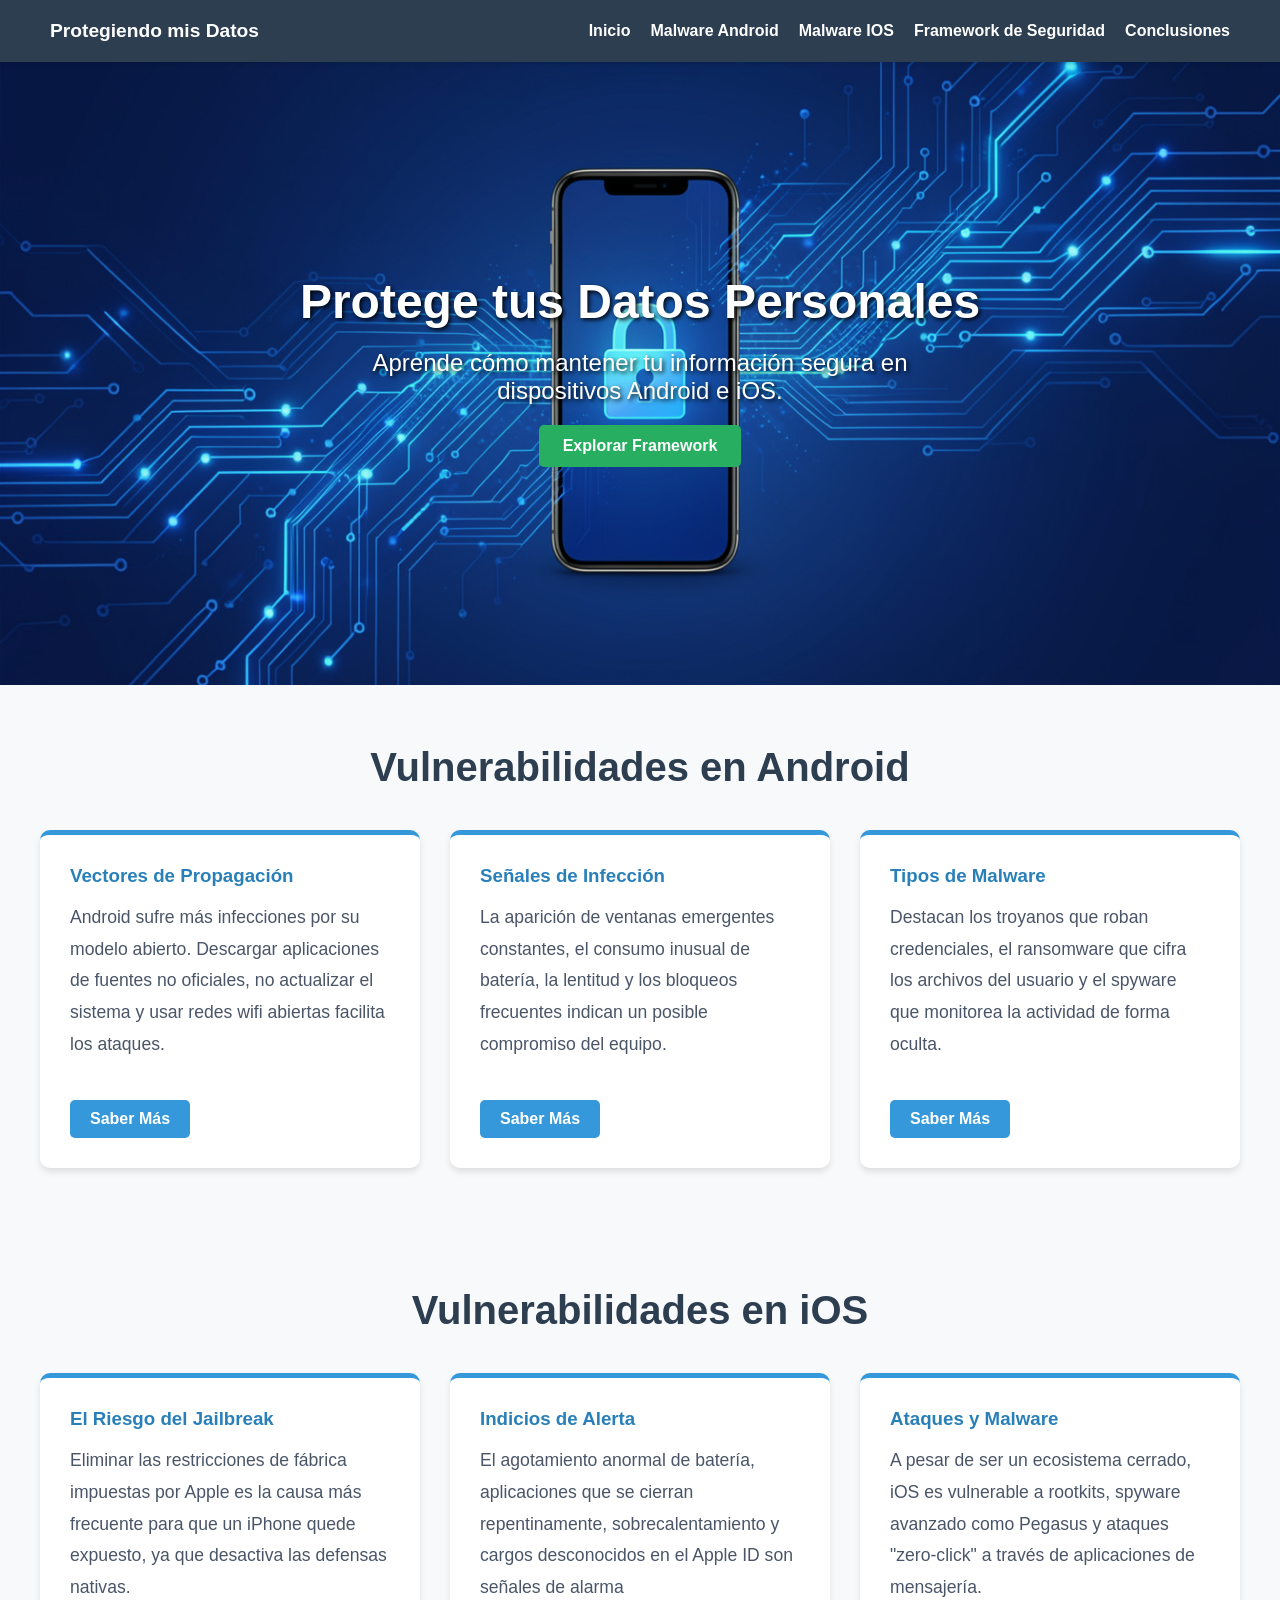
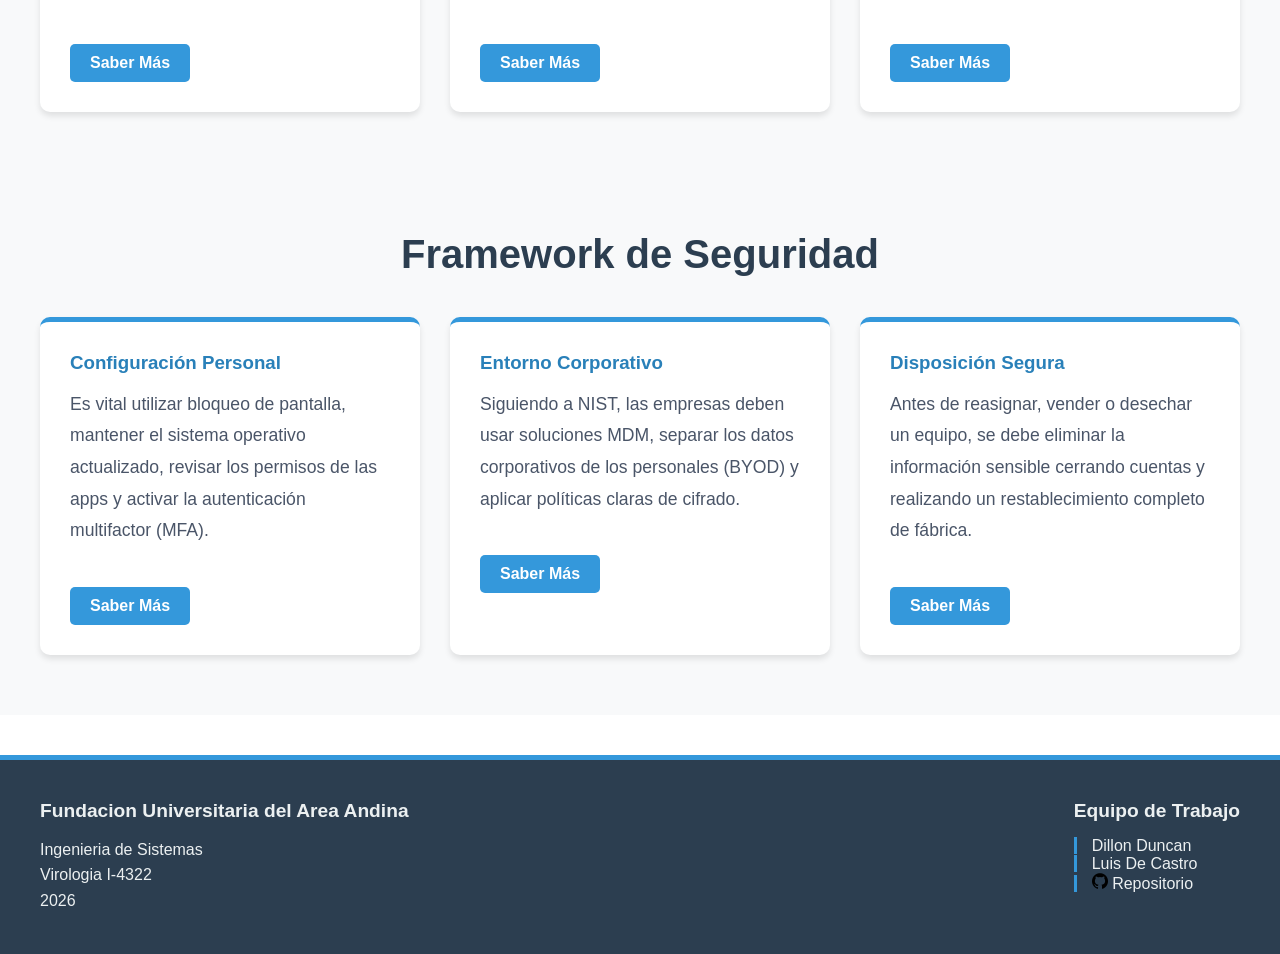
<file: Index.html>
<!DOCTYPE html>
<html lang="en">

<head>
    <meta charset="UTF-8">
    <meta name="viewport" content="width=device-width, initial-scale=1.0">
    <title>Wiki: Protegiendo mis Datos</title>
    <link rel="icon" href="Static/icono-escudo.ico" type="image/x-icon">
    <link rel="stylesheet" href="style.css">
</head>

<body>
    <div id="content-menu"></div>
    <main>
        <section id="inicio" class="hero">
            <div class="hero-content">
                <h1>Protege tus Datos Personales</h1>
                <p>Aprende cómo mantener tu información segura en dispositivos Android e iOS.</p>
                <a href="framework.html" class="btn-accion">Explorar Framework</a>
            </div>
        </section>
        <section id="android" class="info-section">
            <div class="content">
                <h2>Vulnerabilidades en Android</h2>
                <div class="info-cards">
                    <div class="card">
                        <h3>Vectores de Propagación</h3>
                        <p>
                            Android sufre más infecciones por su modelo abierto. Descargar aplicaciones de
                            fuentes no oficiales, no actualizar el sistema y usar redes wifi abiertas facilita los
                            ataques.
                        </p>
                        <a href="android.html" class="btn-accion">Saber Más</a>
                    </div>
                    <div class="card">
                        <h3>Señales de Infección</h3>
                        <p>
                            La aparición de ventanas emergentes constantes, el consumo inusual de batería, la lentitud y
                            los bloqueos frecuentes indican un posible compromiso del equipo.
                        </p>
                        <a href="android.html" class="btn-accion">Saber Más</a>
                    </div>
                    <div class="card">
                        <h3>Tipos de Malware</h3>
                        <p>
                            Destacan los troyanos que roban credenciales, el ransomware que cifra los archivos del
                            usuario y el spyware que monitorea la actividad de forma oculta.
                        </p>
                        <a href="android.html" class="btn-accion">Saber Más</a>
                    </div>
                </div>
            </div>
        </section>
        <section id="ios" class="info-section">
            <div class="content">
                <h2>Vulnerabilidades en iOS</h2>
                <div class="info-cards">
                    <div class="card">
                        <h3>El Riesgo del Jailbreak</h3>
                        <p>
                            Eliminar las restricciones de fábrica impuestas por Apple es la causa más frecuente para que
                            un iPhone quede expuesto, ya que desactiva las defensas nativas.
                        </p>
                        <a href="ios.html" class="btn-accion">Saber Más</a>
                    </div>
                    <div class="card">
                        <h3>Indicios de Alerta </h3>
                        <p>
                            El agotamiento anormal de batería, aplicaciones que se cierran repentinamente,
                            sobrecalentamiento y cargos desconocidos en el Apple ID son señales de alarma
                        </p>
                        <a href="ios.html" class="btn-accion">Saber Más</a>
                    </div>
                    <div class="card">
                        <h3>Ataques y Malware</h3>
                        <p>
                            A pesar de ser un ecosistema cerrado, iOS es vulnerable a rootkits, spyware avanzado como
                            Pegasus y ataques "zero-click" a través de aplicaciones de mensajería.
                        </p>
                        <a href="ios.html" class="btn-accion">Saber Más</a>
                    </div>
                </div>
            </div>
        </section>
        <section id="framework" class="info-section">
            <div class="content">
                <h2>Framework de Seguridad</h2>
                <div class="info-cards">
                    <div class="card">
                        <h3>Configuración Personal</h3>
                        <p>
                            Es vital utilizar bloqueo de pantalla, mantener el sistema operativo actualizado, revisar
                            los permisos de las apps y activar la autenticación multifactor (MFA).
                        </p>
                        <a href="framework.html" class="btn-accion">Saber Más</a>
                    </div>
                    <div class="card">
                        <h3>Entorno Corporativo</h3>
                        <p>
                            Siguiendo a NIST, las empresas deben usar soluciones MDM, separar los datos corporativos de
                            los personales (BYOD) y aplicar políticas claras de cifrado.
                        </p>
                        <a href="framework.html" class="btn-accion">Saber Más</a>
                    </div>
                    <div class="card">
                        <h3>Disposición Segura</h3>
                        <p>
                            Antes de reasignar, vender o desechar un equipo, se debe eliminar la información sensible
                            cerrando cuentas y realizando un restablecimiento completo de fábrica.
                        </p>
                        <a href="framework.html" class="btn-accion">Saber Más</a>
                    </div>
                </div>
            </div>
        </section>
    </main>
    <div id="content-footer"></div>
    <script src="app.js"></script>
</body>

</html>
</file>
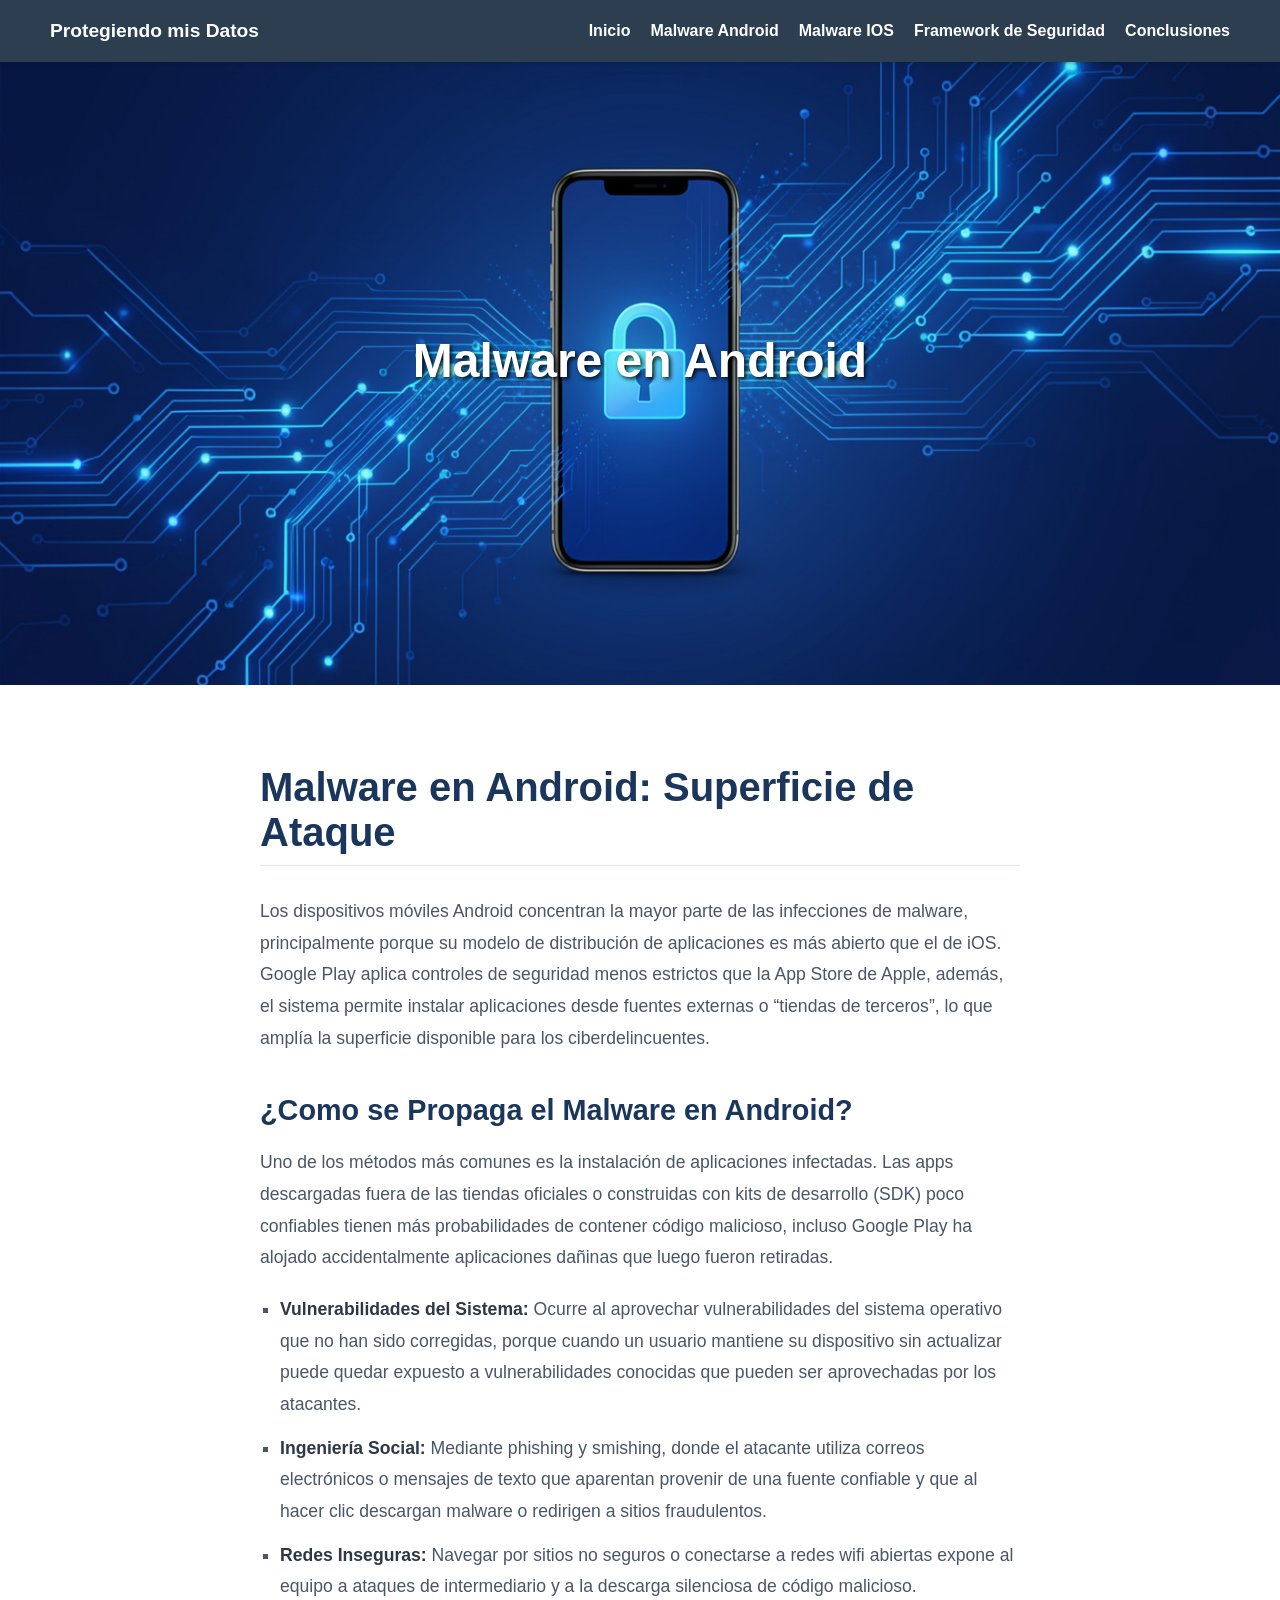
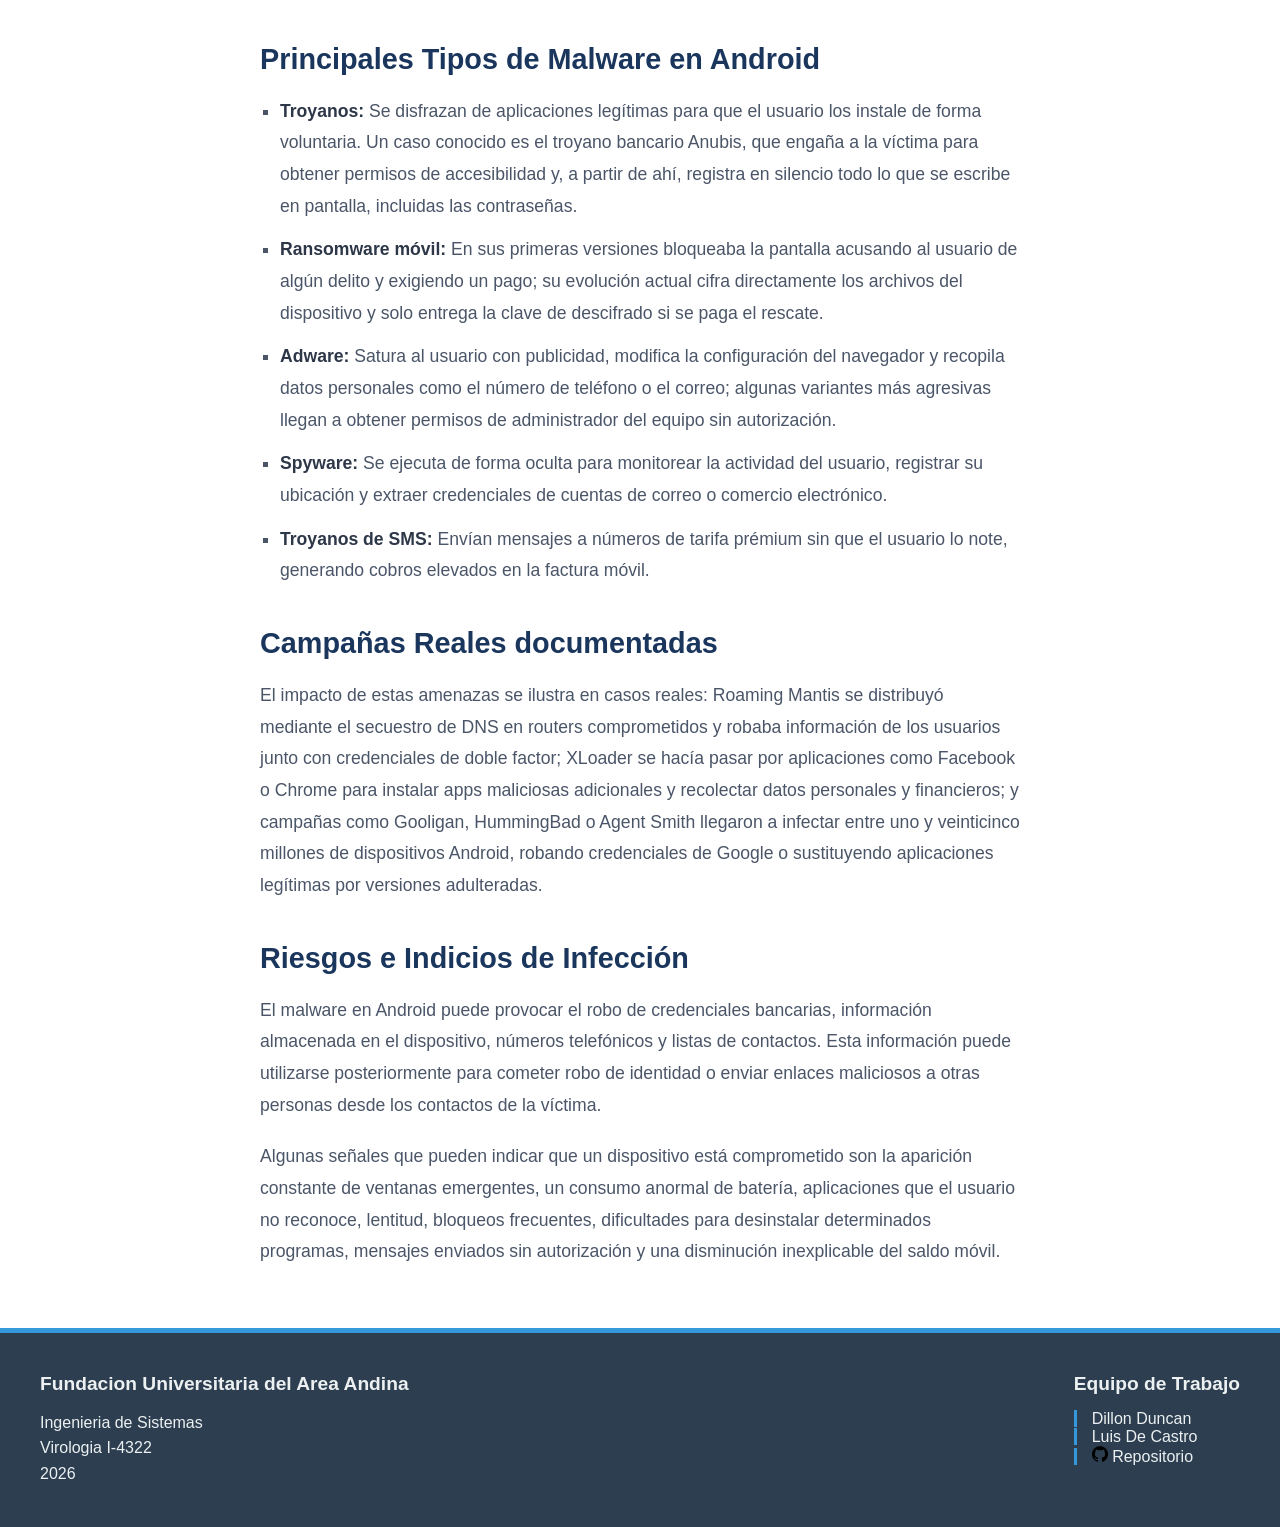
<file: Android.html>
<!DOCTYPE html>
<html lang="en">

<head>
    <meta charset="UTF-8">
    <meta name="viewport" content="width=device-width, initial-scale=1.0">
    <title>Malware en Android - Protegiendo mis Datos</title>
    <link rel="stylesheet" href="style.css">
    <link rel="icon" href="Static/icono-escudo.ico" type="image/x-icon">
</head>

<body>
    <div id="content-menu"></div>
    <section id="android">
        <div class="hero-content">
            <h1>Malware en Android</h1>
        </div>
    </section>
    <main class="articulo-informe">
        <h1>Malware en Android: Superficie de Ataque</h1>
        <p>
            Los dispositivos móviles Android concentran la mayor parte de las infecciones de malware, principalmente
            porque su modelo de distribución
            de aplicaciones es más abierto que el de iOS. Google Play aplica controles de seguridad menos estrictos que
            la App Store de Apple, además,
            el sistema permite instalar aplicaciones desde fuentes externas o “tiendas de terceros”, lo que amplía la
            superficie disponible para los ciberdelincuentes.
        </p>

        <h2>¿Como se Propaga el Malware en Android?</h2>
        <p>
            Uno de los métodos más comunes es la instalación de aplicaciones infectadas. Las apps descargadas fuera de
            las tiendas
            oficiales o construidas con kits de desarrollo (SDK) poco confiables tienen más probabilidades de contener
            código malicioso,
            incluso Google Play ha alojado accidentalmente aplicaciones dañinas que luego fueron retiradas.
        </p>
        <ul>
            <li><strong>Vulnerabilidades del Sistema:</strong> Ocurre al aprovechar vulnerabilidades del sistema
                operativo que no han sido corregidas, porque cuando un usuario mantiene su dispositivo sin actualizar
                puede quedar expuesto a vulnerabilidades conocidas que pueden ser aprovechadas por los atacantes.</li>
            <li><strong>Ingeniería Social:</strong> Mediante phishing y smishing, donde el atacante utiliza correos
                electrónicos o mensajes de texto que aparentan provenir de una fuente confiable y que al hacer clic
                descargan malware o redirigen a sitios fraudulentos.</li>
            <li><strong>Redes Inseguras:</strong> Navegar por sitios no seguros o conectarse a redes wifi abiertas
                expone al equipo a ataques de intermediario y a la descarga silenciosa de código malicioso.</li>
        </ul>

        <h2>Principales Tipos de Malware en Android</h2>
        <ul>
            <li><strong>Troyanos:</strong> Se disfrazan de aplicaciones legítimas para que el usuario los instale de
                forma voluntaria. Un caso conocido es el troyano bancario Anubis, que engaña a la víctima para obtener
                permisos de accesibilidad y, a partir de ahí, registra en silencio todo lo que se escribe en pantalla,
                incluidas las contraseñas.</li>
            <li><strong>Ransomware móvil:</strong> En sus primeras versiones bloqueaba la pantalla acusando al usuario
                de algún delito y exigiendo un pago; su evolución actual cifra directamente los archivos del dispositivo
                y solo entrega la clave de descifrado si se paga el rescate.</li>
            <li><strong>Adware:</strong> Satura al usuario con publicidad, modifica la configuración del navegador y
                recopila datos personales como el número de teléfono o el correo; algunas variantes más agresivas llegan
                a obtener permisos de administrador del equipo sin autorización.</li>
            <li><strong>Spyware:</strong> Se ejecuta de forma oculta para monitorear la actividad del usuario, registrar
                su ubicación y extraer credenciales de cuentas de correo o comercio electrónico.</li>
            <li><strong>Troyanos de SMS:</strong> Envían mensajes a números de tarifa prémium sin que el usuario lo
                note, generando cobros elevados en la factura móvil.</li>
        </ul>

        <h2>Campañas Reales documentadas</h2>
        <p>
            El impacto de estas amenazas se ilustra en casos reales: Roaming Mantis se distribuyó mediante el secuestro
            de DNS en routers
            comprometidos y robaba información de los usuarios junto con credenciales de doble factor; XLoader se hacía
            pasar por aplicaciones
            como Facebook o Chrome para instalar apps maliciosas adicionales y recolectar datos personales y
            financieros; y campañas como Gooligan,
            HummingBad o Agent Smith llegaron a infectar entre uno y veinticinco millones de dispositivos Android,
            robando credenciales de Google o
            sustituyendo aplicaciones legítimas por versiones adulteradas.
        </p>

        <h2>Riesgos e Indicios de Infección</h2>
        <p>
            El malware en Android puede provocar el robo de credenciales bancarias, información almacenada en el
            dispositivo, números telefónicos
            y listas de contactos. Esta información puede utilizarse posteriormente para cometer robo de identidad o
            enviar enlaces maliciosos a otras
            personas desde los contactos de la víctima.</p>

        <p>
            Algunas señales que pueden indicar que un dispositivo está comprometido son la aparición constante de
            ventanas emergentes, un consumo anormal
            de batería, aplicaciones que el usuario no reconoce, lentitud, bloqueos frecuentes, dificultades para
            desinstalar determinados programas, mensajes
            enviados sin autorización y una disminución inexplicable del saldo móvil.
        </p>

    </main>
    <div id="content-footer"></div>
    <script src="app.js"></script>
</body>

</html>
</file>
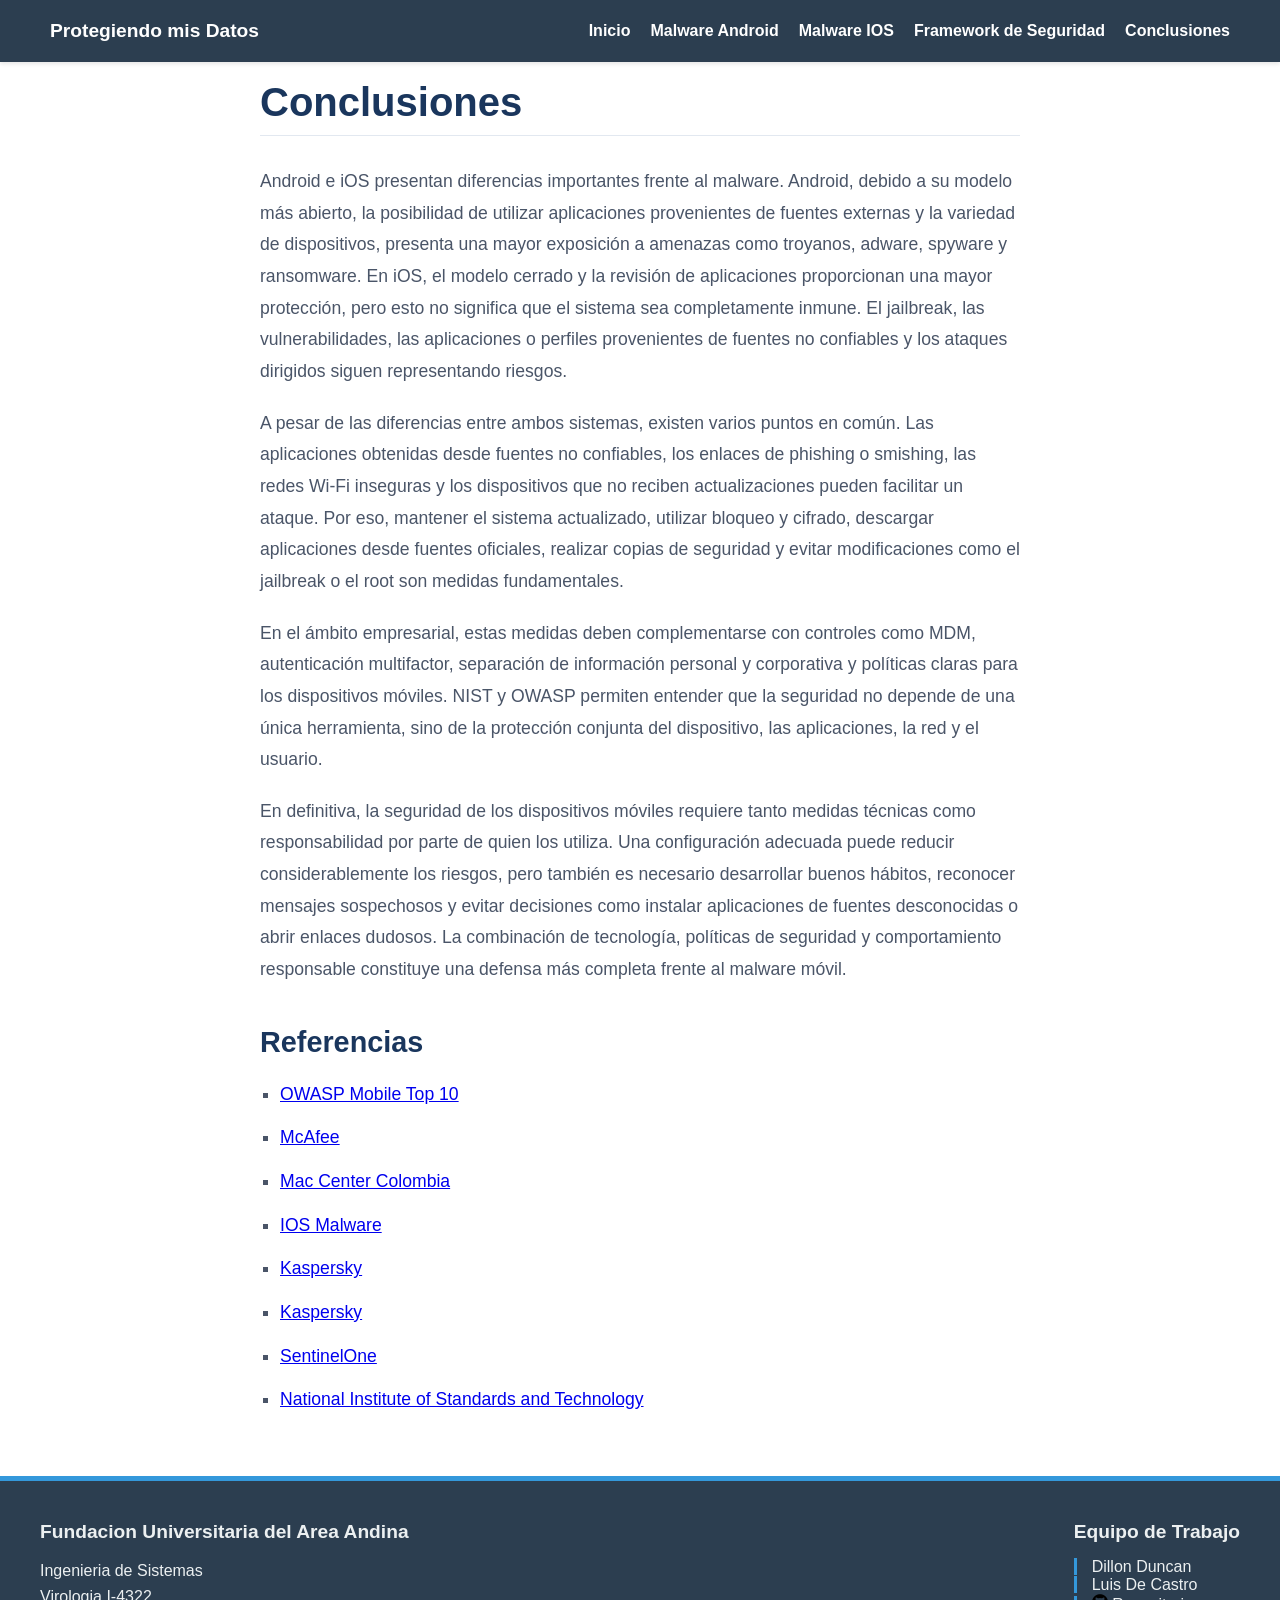
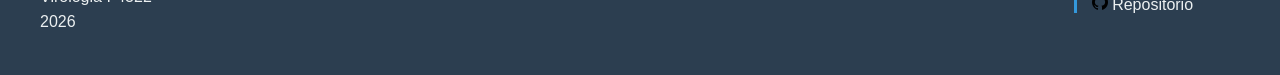
<file: conclusiones.html>
<!DOCTYPE html>
<html lang="en">

<head>
    <meta charset="UTF-8">
    <meta name="viewport" content="width=device-width, initial-scale=1.0">
    <title>Conclusiones</title>
    <link rel="stylesheet" href="style.css">
    <link rel="icon" href="Static/icono-escudo.ico" type="image/x-icon">
</head>

<body>
    <div id="content-menu"></div>
    <main class="articulo-informe">
        <h1>Conclusiones</h1>
        <p>
            Android e iOS presentan diferencias importantes frente al malware. Android, debido a su modelo más abierto,
            la posibilidad de utilizar
            aplicaciones provenientes de fuentes externas y la variedad de dispositivos, presenta una mayor exposición a
            amenazas como troyanos,
            adware, spyware y ransomware. En iOS, el modelo cerrado y la revisión de aplicaciones proporcionan una mayor
            protección, pero esto
            no significa que el sistema sea completamente inmune. El jailbreak, las vulnerabilidades, las aplicaciones o
            perfiles provenientes
            de fuentes no confiables y los ataques dirigidos siguen representando riesgos.
        </p>

        <p>
            A pesar de las diferencias entre ambos sistemas, existen varios puntos en común. Las aplicaciones obtenidas
            desde fuentes no
            confiables, los enlaces de phishing o smishing, las redes Wi-Fi inseguras y los dispositivos que no reciben
            actualizaciones pueden
            facilitar un ataque. Por eso, mantener el sistema actualizado, utilizar bloqueo y cifrado, descargar
            aplicaciones desde fuentes
            oficiales, realizar copias de seguridad y evitar modificaciones como el jailbreak o el root son medidas
            fundamentales.
        </p>

        <p>
            En el ámbito empresarial, estas medidas deben complementarse con controles como MDM, autenticación
            multifactor, separación de información personal y corporativa y políticas claras para los dispositivos
            móviles. NIST y OWASP permiten entender que la seguridad no depende de una única herramienta, sino de la
            protección conjunta del dispositivo, las aplicaciones, la red y el usuario.
        </p>

        <p>
            En definitiva, la seguridad de los dispositivos móviles requiere tanto medidas técnicas como responsabilidad
            por parte de quien los utiliza. Una configuración adecuada puede reducir considerablemente los riesgos, pero
            también es necesario desarrollar buenos hábitos, reconocer mensajes sospechosos y evitar decisiones como
            instalar aplicaciones de fuentes desconocidas o abrir enlaces dudosos. La combinación de tecnología,
            políticas de seguridad y comportamiento responsable constituye una defensa más completa frente al malware
            móvil.
        </p>

        <h2>Referencias</h2>
        <ul>
            <li>
                <a href="https://owasp.org/www-project-mobile-top-10/">OWASP Mobile Top 10</a>
            </li>            
            <li>
                <a
                    href="https://www.mcafee.com/blogs/es-es/tips-tricks/una-guia-para-eliminar-malware-de-tu-iphone/">McAfee</a>
            </li>
            <li>
                <a href="https://mac-center.com/blogs/news/como-saber-si-iphone-tiene-virus">Mac Center Colombia</a>
            </li>
            <li>
                <a href="https://www.cyber.nj.gov/threat-landscape/malware/mobile-malware/ios-malware">IOS Malware</a>
            </li>
            <li>
                <a
                    href="https://latam.kaspersky.com/resource-center/preemptive-safety/avoid-android-malware">Kaspersky</a>
            </li>
            <li>
                <a href="https://latam.kaspersky.com/resource-center/threats/mobile">Kaspersky</a>
            </li>
            <li>
                <a
                    href="https://www.sentinelone.com/es/cybersecurity-101/endpoint-security/mobile-malware/">SentinelOne</a>
            </li>
            <li>
                <a href="https://doi.org/10.6028/NIST.SP.800-124r2">National Institute of Standards and Technology</a>
            </li>

        </ul>
    </main>
    <div id="content-footer"></div>
    <script src="app.js"></script>
</body>

</html>
</file>
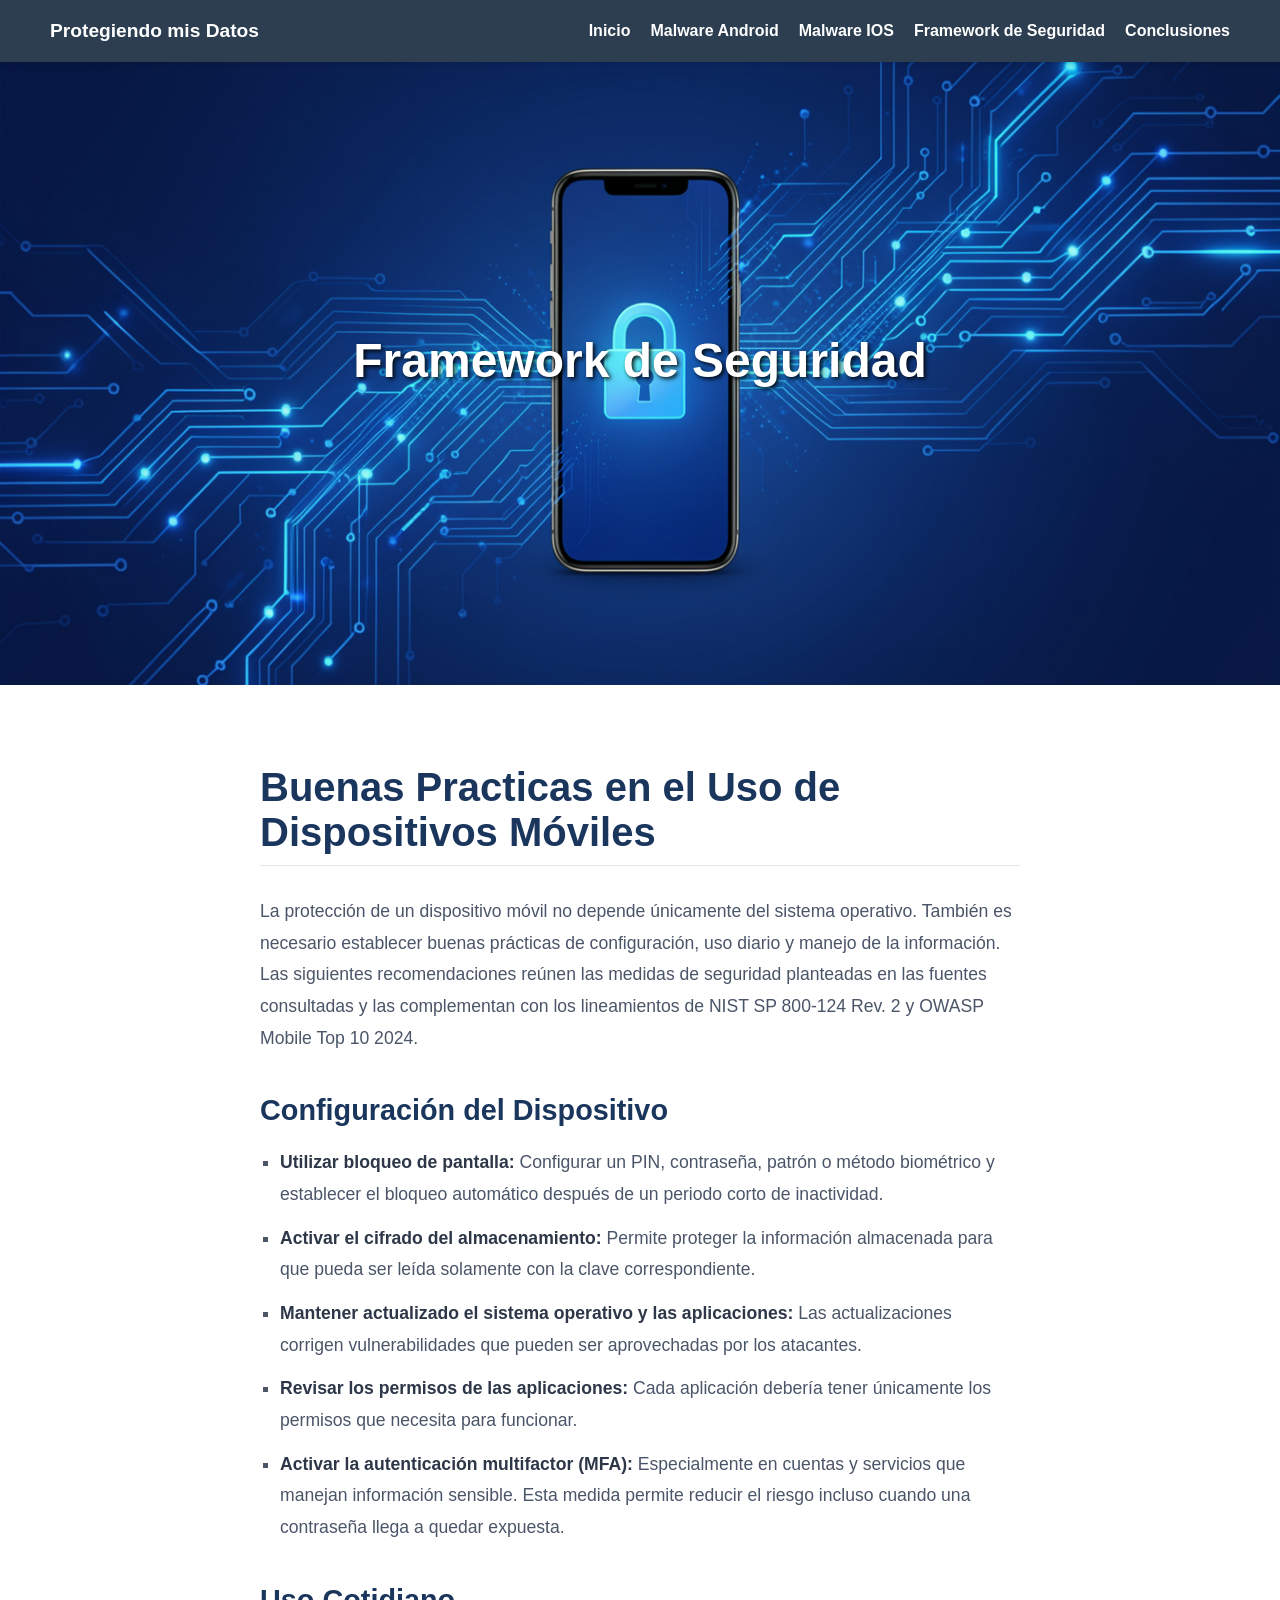
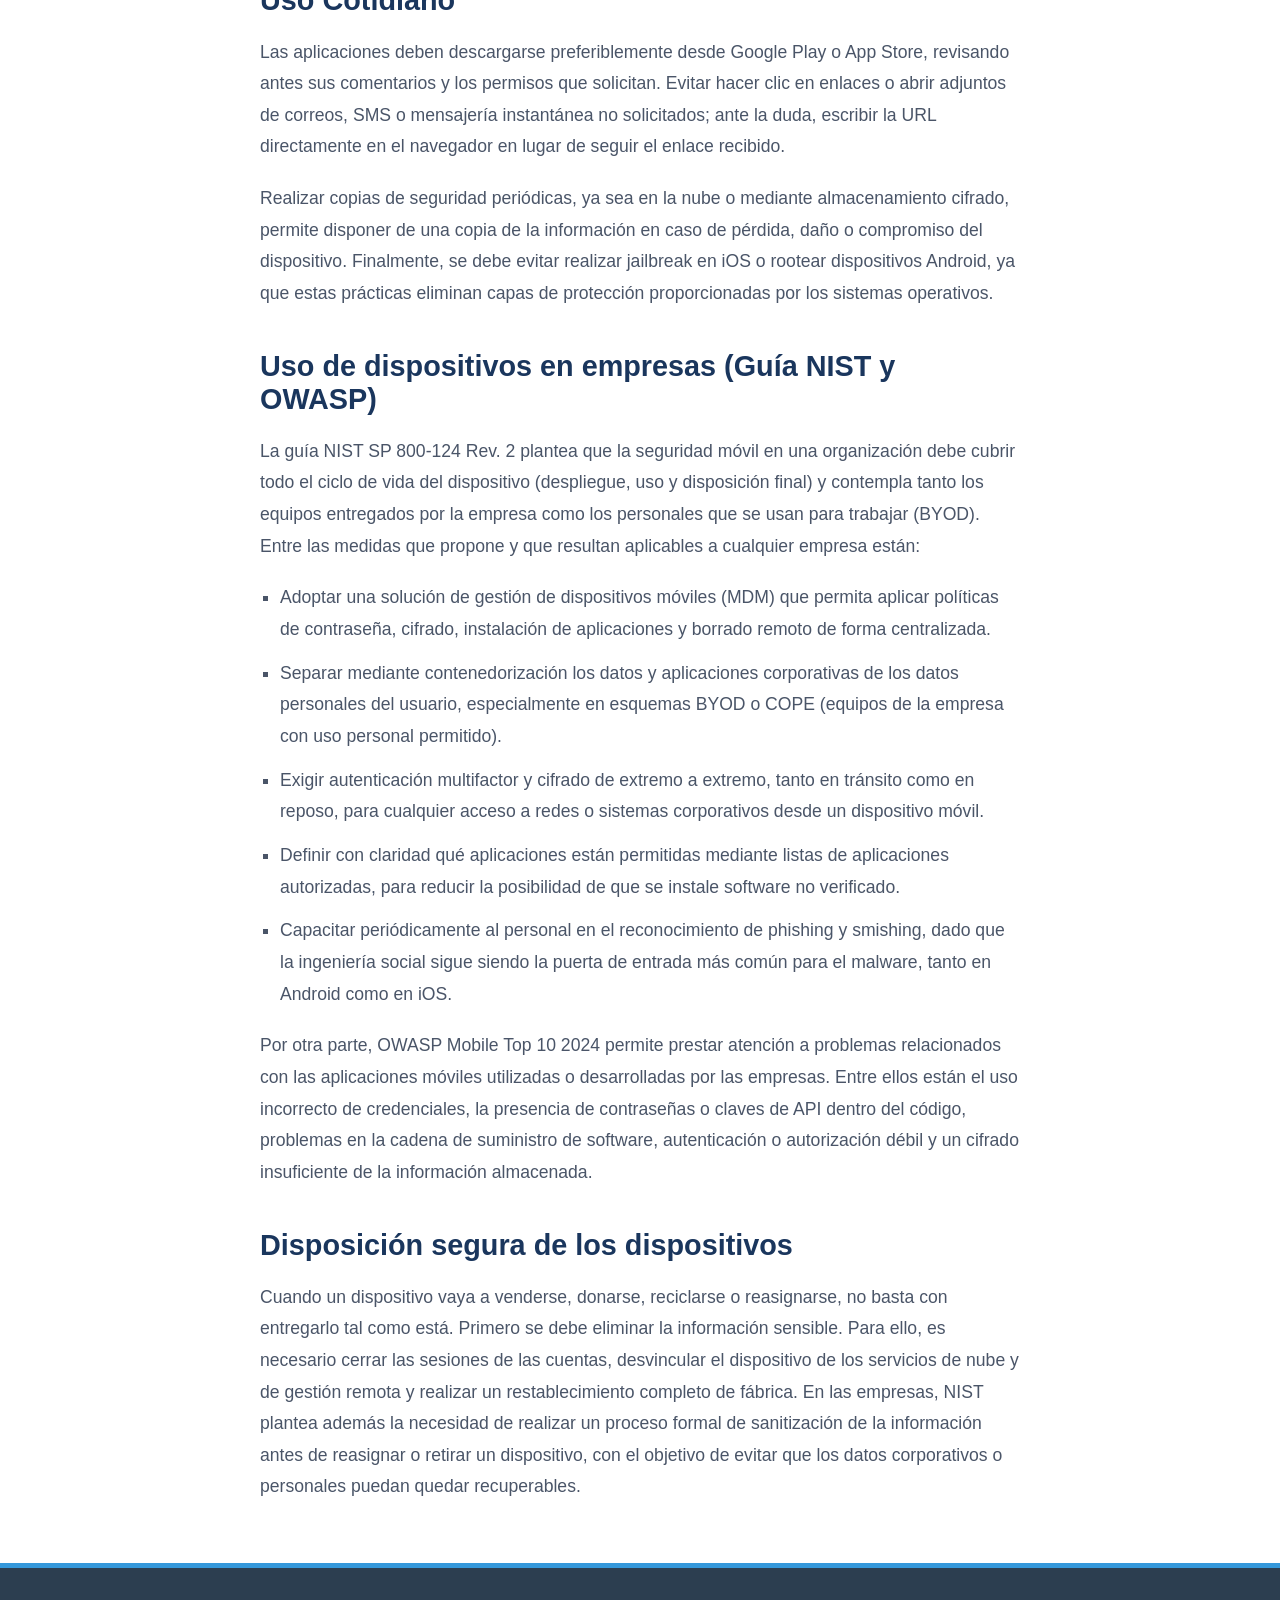
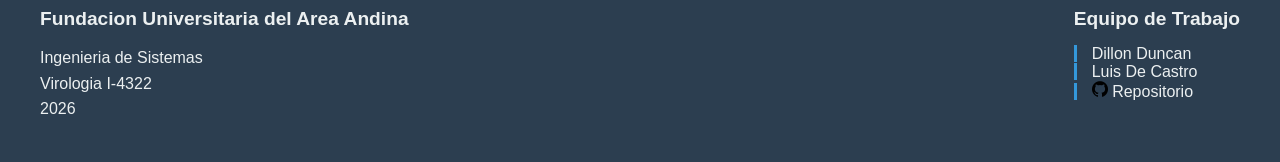
<file: framework.html>
<!DOCTYPE html>
<html lang="en">

<head>
    <meta charset="UTF-8">
    <meta name="viewport" content="width=device-width, initial-scale=1.0">
    <title>Framework de Seguridad</title>
    <link rel="stylesheet" href="style.css">
    <link rel="icon" href="Static/icono-escudo.ico" type="image/x-icon">
</head>

<body>
    <div id="content-menu"></div>

    <section id="framework">
        <div class="hero-content">
            <h1>Framework de Seguridad</h1>
        </div>
    </section>
        <main class="articulo-informe">
            <h1>Buenas Practicas en el Uso de Dispositivos Móviles</h1>
            <p>
                La protección de un dispositivo móvil no depende únicamente del sistema operativo. También es necesario
                establecer buenas prácticas
                de configuración, uso diario y manejo de la información. Las siguientes recomendaciones reúnen las
                medidas de seguridad planteadas
                en las fuentes consultadas y las complementan con los lineamientos de NIST SP 800-124 Rev. 2 y OWASP
                Mobile Top 10 2024.
            </p>

            <h2>Configuración del Dispositivo</h2>
            <ul>
                <li><strong>Utilizar bloqueo de pantalla:</strong> Configurar un PIN, contraseña, patrón o método
                    biométrico y establecer el bloqueo automático después de un periodo corto de inactividad.</li>
                <li><strong>Activar el cifrado del almacenamiento:</strong> Permite proteger la información almacenada
                    para que pueda ser leída solamente con la clave correspondiente.</li>
                <li><strong>Mantener actualizado el sistema operativo y las aplicaciones:</strong> Las actualizaciones
                    corrigen vulnerabilidades que pueden ser aprovechadas por los atacantes.</li>
                <li><strong>Revisar los permisos de las aplicaciones:</strong> Cada aplicación debería tener únicamente
                    los permisos que necesita para funcionar.</li>
                <li><strong>Activar la autenticación multifactor (MFA):</strong> Especialmente en cuentas y servicios
                    que manejan información sensible. Esta medida permite reducir el riesgo incluso cuando una
                    contraseña llega a quedar expuesta.</li>
            </ul>

            <h2>Uso Cotidiano</h2>
            <p>Las aplicaciones deben descargarse preferiblemente desde Google Play o App Store, revisando antes sus
                comentarios y los permisos que solicitan. Evitar hacer clic en enlaces o abrir adjuntos de correos, SMS
                o mensajería instantánea no solicitados; ante la duda, escribir la URL directamente en el navegador en
                lugar de seguir el enlace recibido.</p>
            <p>Realizar copias de seguridad periódicas, ya sea en la nube o mediante almacenamiento cifrado, permite
                disponer de una copia de la información en caso de pérdida, daño o compromiso del dispositivo.
                Finalmente, se debe evitar realizar jailbreak en iOS o rootear dispositivos Android, ya que estas
                prácticas eliminan capas de protección proporcionadas por los sistemas operativos.</p>

            <h2>Uso de dispositivos en empresas (Guía NIST y OWASP)</h2>
            <p>La guía NIST SP 800-124 Rev. 2 plantea que la seguridad móvil en una organización debe cubrir todo el
                ciclo de vida del dispositivo (despliegue, uso y disposición final) y contempla tanto los equipos
                entregados por la empresa como los personales que se usan para trabajar (BYOD). Entre las medidas que
                propone y que resultan aplicables a cualquier empresa están:</p>

            <ul>
                <li>Adoptar una solución de gestión de dispositivos móviles (MDM) que permita aplicar políticas de
                    contraseña, cifrado, instalación de aplicaciones y borrado remoto de forma centralizada.</li>
                <li>Separar mediante contenedorización los datos y aplicaciones corporativas de los datos personales del
                    usuario, especialmente en esquemas BYOD o COPE (equipos de la empresa con uso personal permitido).
                </li>
                <li>Exigir autenticación multifactor y cifrado de extremo a extremo, tanto en tránsito como en reposo,
                    para cualquier acceso a redes o sistemas corporativos desde un dispositivo móvil.</li>
                <li>Definir con claridad qué aplicaciones están permitidas mediante listas de aplicaciones autorizadas,
                    para reducir la posibilidad de que se instale software no verificado.</li>
                <li>Capacitar periódicamente al personal en el reconocimiento de phishing y smishing, dado que la
                    ingeniería social sigue siendo la puerta de entrada más común para el malware, tanto en Android como
                    en iOS.</li>
            </ul>

            <p>Por otra parte, OWASP Mobile Top 10 2024 permite prestar atención a problemas relacionados con las
                aplicaciones móviles utilizadas o desarrolladas por las empresas. Entre ellos están el uso incorrecto de
                credenciales, la presencia de contraseñas o claves de API dentro del código, problemas en la cadena de
                suministro de software, autenticación o autorización débil y un cifrado insuficiente de la información
                almacenada.</p>

            <h2>Disposición segura de los dispositivos</h2>
            <p>Cuando un dispositivo vaya a venderse, donarse, reciclarse o reasignarse, no basta con entregarlo tal
                como está. Primero se debe eliminar la información sensible. Para ello, es necesario cerrar las sesiones
                de las cuentas, desvincular el dispositivo de los servicios de nube y de gestión remota y realizar un
                restablecimiento completo de fábrica. En las empresas, NIST plantea además la necesidad de realizar un
                proceso formal de sanitización de la información antes de reasignar o retirar un dispositivo, con el
                objetivo de evitar que los datos corporativos o personales puedan quedar recuperables.</p>
        </main>

        <div id="content-footer"></div>
        <script src="app.js"></script>
</body>

</html>
</file>
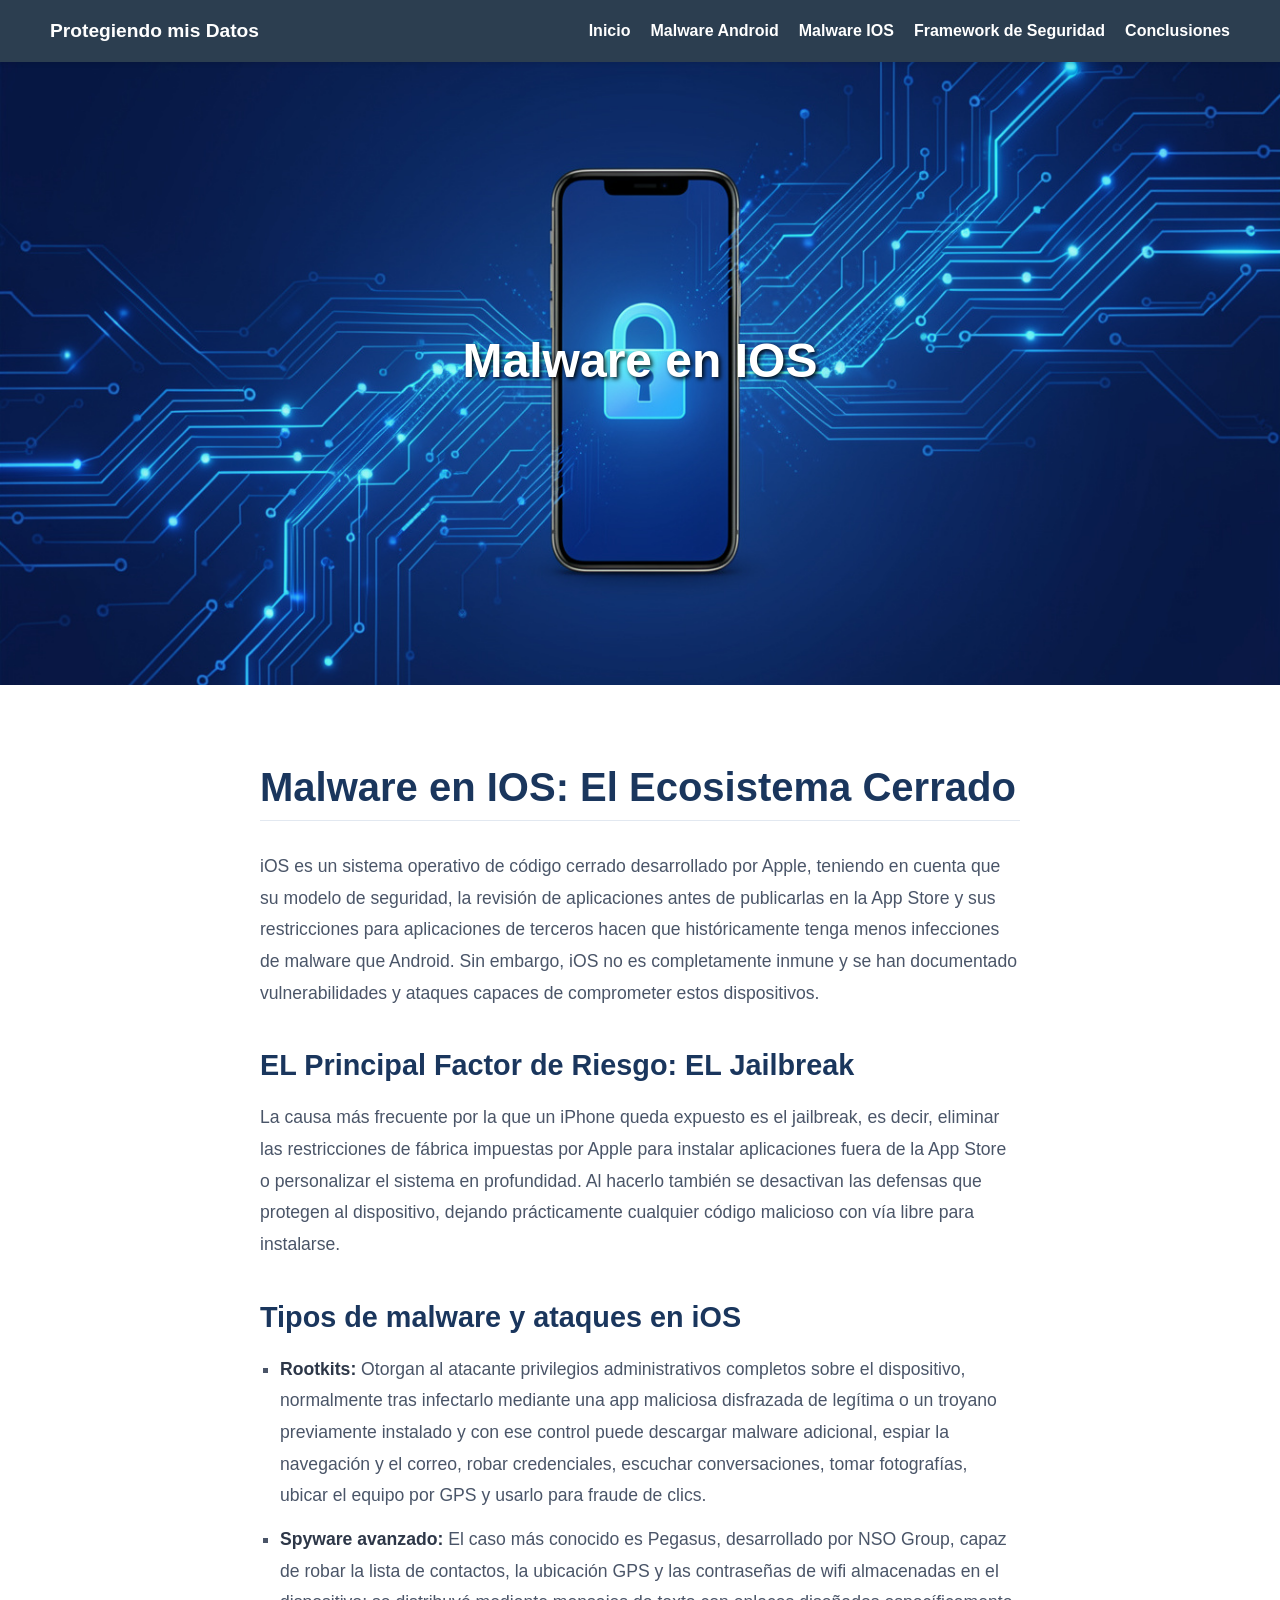
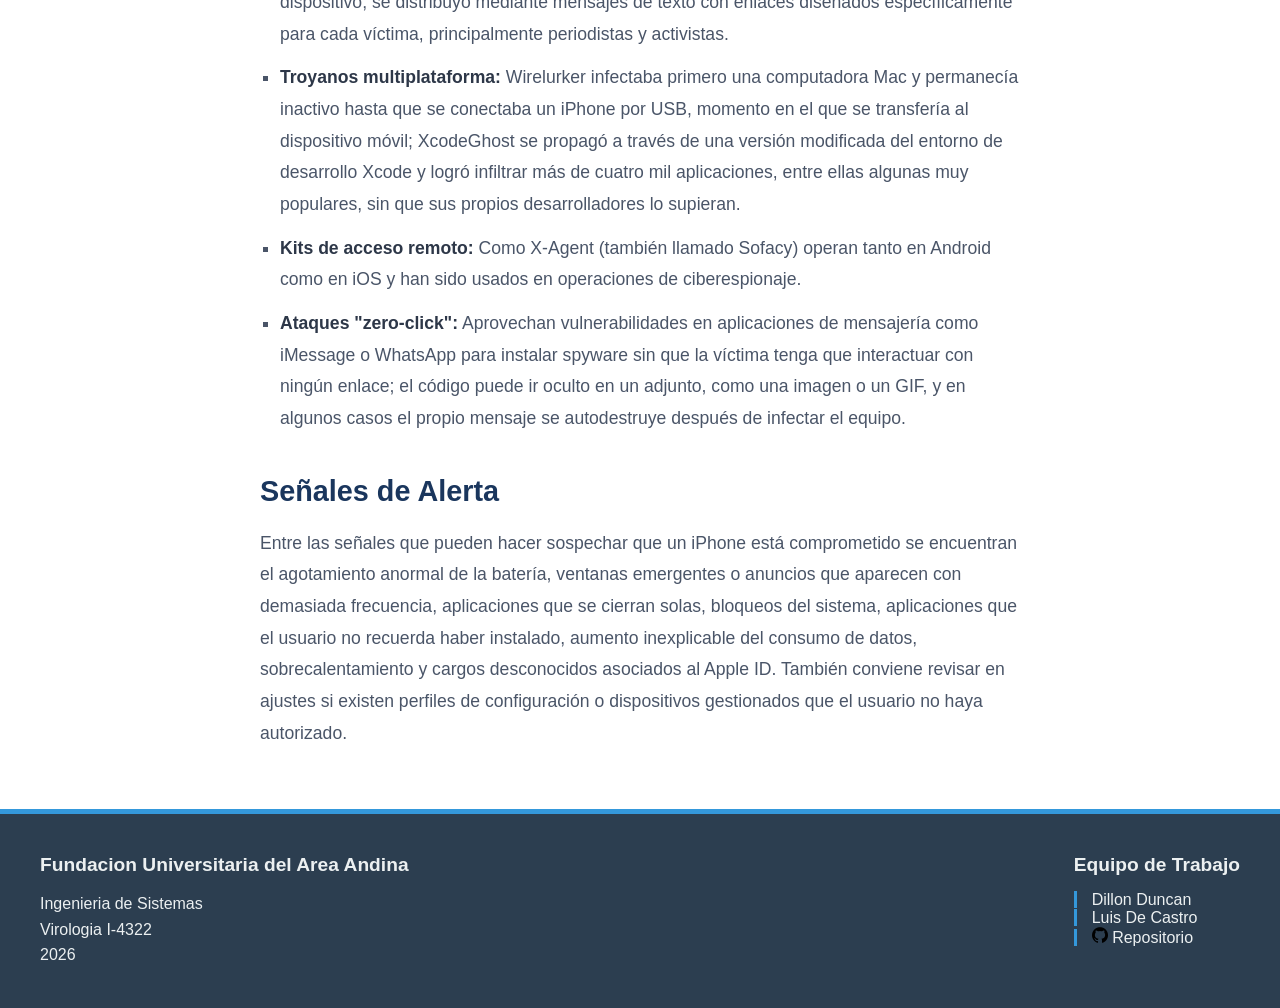
<file: ios.html>
<!DOCTYPE html>
<html lang="en">

<head>
    <meta charset="UTF-8">
    <meta name="viewport" content="width=device-width, initial-scale=1.0">
    <title>Malware en IOS</title>
    <link rel="stylesheet" href="style.css"/>
    <link rel="icon" href="Static/icono-escudo.ico" type="image/x-icon">
</head>

<body>
    <div id="content-menu"></div>
    <section id="ios">
        <div class="hero-content">
            <h1>Malware en IOS</h1>
        </div>
    </section>
    <main class="articulo-informe">
        <h1>Malware en IOS: El Ecosistema Cerrado</h1>
        <p>
            iOS es un sistema operativo de código cerrado desarrollado por Apple, teniendo en cuenta que su modelo de seguridad, la revisión 
            de aplicaciones antes de publicarlas en la App Store y sus restricciones para aplicaciones de terceros hacen que históricamente tenga 
            menos infecciones de malware que Android. Sin embargo, iOS no es completamente inmune y se han documentado vulnerabilidades y ataques 
            capaces de comprometer estos dispositivos.
        </p>

        <h2>EL Principal Factor de Riesgo: EL Jailbreak</h2>
        <p>
            La causa más frecuente por la que un iPhone queda expuesto es el jailbreak, es decir, eliminar las restricciones de fábrica impuestas
            por Apple para instalar aplicaciones fuera de la App Store o personalizar el sistema en profundidad. Al hacerlo también se desactivan
            las defensas que protegen al dispositivo, dejando prácticamente cualquier código malicioso con vía libre para instalarse.       
        </p>

        <h2>Tipos de malware y ataques en iOS</h2>        
        <ul>
            <li><strong>Rootkits:</strong> Otorgan al atacante privilegios administrativos completos sobre el dispositivo, normalmente tras infectarlo mediante una app maliciosa disfrazada de legítima o un troyano previamente instalado y con ese control puede descargar malware adicional, espiar la navegación y el correo, robar credenciales, escuchar conversaciones, tomar fotografías, ubicar el equipo por GPS y usarlo para fraude de clics.</li>
            <li><strong>Spyware avanzado:</strong> El caso más conocido es Pegasus, desarrollado por NSO Group, capaz de robar la lista de contactos, la ubicación GPS y las contraseñas de wifi almacenadas en el dispositivo; se distribuyó mediante mensajes de texto con enlaces diseñados específicamente para cada víctima, principalmente periodistas y activistas.</li>
            <li><strong>Troyanos multiplataforma:</strong> Wirelurker infectaba primero una computadora Mac y permanecía inactivo hasta que se conectaba un iPhone por USB, momento en el que se transfería al dispositivo móvil; XcodeGhost se propagó a través de una versión modificada del entorno de desarrollo Xcode y logró infiltrar más de cuatro mil aplicaciones, entre ellas algunas muy populares, sin que sus propios desarrolladores lo supieran.</li>
            <li><strong>Kits de acceso remoto:</strong> Como X-Agent (también llamado Sofacy) operan tanto en Android como en iOS y han sido usados en operaciones de ciberespionaje.</li>
            <li><strong>Ataques "zero-click":</strong> Aprovechan vulnerabilidades en aplicaciones de mensajería como iMessage o WhatsApp para instalar spyware sin que la víctima tenga que interactuar con ningún enlace; el código puede ir oculto en un adjunto, como una imagen o un GIF, y en algunos casos el propio mensaje se autodestruye después de infectar el equipo.</li>
        </ul>

        <h2>Señales de Alerta</h2>
        <p>
            Entre las señales que pueden hacer sospechar que un iPhone está comprometido se encuentran el agotamiento anormal de la batería,
            ventanas emergentes o anuncios que aparecen con demasiada frecuencia, aplicaciones que se cierran solas, bloqueos del sistema,
            aplicaciones que el usuario no recuerda haber instalado, aumento inexplicable del consumo de datos, sobrecalentamiento y cargos
            desconocidos asociados al Apple ID. También conviene revisar en ajustes si existen perfiles de configuración o dispositivos gestionados
            que el usuario no haya autorizado.
        </p>
    </main>
    <div id="content-footer"></div>
    <script src="app.js"></script>
</body>

</html>
</file>
<file: style.css>
/* index */
*{
    margin: 0;
    padding: 0;
    box-sizing: border-box;
    font-family: Arial, sans-serif;
}
header {
    display: flex;
    justify-content: space-between;
    position: fixed;
    box-sizing: border-box;
    top: 0;
    left: 0;
    width: 100%;
    z-index: 1000;
    box-shadow: 0 2px 4px rgba(0, 0, 0, 0.1);
    display: flex;
    justify-content: space-between;
    align-items: center;

    background-color: #2c3e50;
    color: #fff;
    padding: 20px 50px;
}
nav ul{
    display: flex;
    gap: 20px;
    list-style: none;
}
nav ul li a{
    text-decoration: none;
    color: #fff;
    font-weight: bold;
}
nav ul li a:hover{
    color: #3498db;
}

.hero-content{
    margin-top: 55px;
    background-image: url('Static/banner_hero.png');

    background-size: cover;
    background-position: center;

    height: 70vh;

    display: flex;
    flex-direction: column;
    align-items: center;
    justify-content: center;
    color: #fff;
    text-align: center;
}
.hero-content h1{
    font-size: 3rem;
    margin-bottom: 20px;
    text-shadow: 2px 2px 4px rgba(0, 0, 0, 0.9);
}
.hero-content p{
    font-size: 1.5rem;
    max-width: 600px;
    text-shadow: 2px 2px 4px rgba(0, 0, 0, 0.9);
}
.btn-accion{
    display: inline-block;
    margin-top: 20px;
    background-color: #27ae60;
    color: #fff;
    padding: 12px 24px;
    text-decoration: none;
    border-radius: 5px;
    font-weight: bold;
    transition: background-color 0.4s ease;
}
.btn-accion:hover{
    background-color: #2ecc71;
}
.info-section{
    padding: 60px 20px;
    background-color: #f8f9fa;
    color: #333;
}
.content{
    max-width: 1200px;
    margin: 0 auto;
}
.info-section h2{
    font-size: 2.5rem;
    margin-bottom: 40px;
    text-align: center;
    color: #2c3e50;
}
.info-cards{
    display: grid;
    grid-template-columns: repeat(auto-fit, minmax(300px, 1fr));
    gap: 30px;
}
.card{
    background-color: #fff;
    padding: 30px;
    border-radius: 10px;
    box-shadow: 0 4px 6px rgba(0, 0, 0, 0.1);
    border-top: 5px solid #3498db;
    transition: transform 0.3s ease, box-shadow 0.3s ease;
}
.card h3{
    margin-bottom: 15px;
    color: #2980b9;
}
.card p{
    font-size: 1.1rem;
    line-height: 1.8;
    margin-bottom: 20px;
    color: #4a5568;
}
.card a{
    display: inline-block;
    background-color: #3498db;
    color: #fff;
    padding: 10px 20px;
    text-decoration: none;
    border-radius: 5px;
    font-weight: bold;
    transition: background-color 0.3s ease;
}
.card:hover{
    transform: translateY(-10px);
    box-shadow: 0 8px 16px rgba(0, 0, 0, 0.2);
}
.footer-sitio{
    background-color: #2c3e50;
    color: #ecf0f1;
    padding: 40px 20px;
    margin-top: 40px;
    border-top: 5px solid #3498db;
}
.footer-content{
    max-width: 1200px;
    margin: 0 auto;
    display: flex;
    justify-content: space-between;
    align-items: wrap;
    gap: 30px;
}
.info-universidad h4, .info-equipo h4{
    color: #ecf0f1;
    margin-bottom: 15px;
    font-size: 1.2rem;
}
.info-universidad p, .info-equipo p{
    font-size: 1rem;
    line-height: 1.6;
}
.info-equipo ul{
    list-style: none;
    padding: 0;
}
.info-equipo ul li a{
    text-decoration: none;
    color: #ecf0f1;
    margin-bottom: 8px;
    padding-left: 15px;
    border-left: 3px solid #3498db;
    transition: color 0.3s ease;
}
/* Informe */
.articulo-informe{   
    max-width: 800px;
    margin: 80px auto 60px auto;
    padding: 0 20px;
    color: #333;
    font-family: 'Segoe UI', Arial, sans-serif;
}
.articulo-informe h1{
    font-size: 2.5rem;
    margin-bottom: 30px;
    padding-bottom: 10px;
    border-bottom: 1px solid #e2e8f0;
    color: #1a365d;
}
.articulo-informe h2{
    font-size: 1.8rem;
    margin-bottom: 20px;
    margin-top: 40px;
    font-weight: 15px;
    color: #1a365d;
}
.articulo-informe p{
    font-size: 1.1rem;
    line-height: 1.8;
    margin-bottom: 20px;
    color: #4a5568;
}
.articulo-informe ul{
    list-style-type: square;
    padding-left: 20px;
    margin-bottom: 20px;
}
.articulo-informe li{
    font-size: 1.1rem;
    line-height: 1.8;
    margin-bottom: 12px;
    color: #4a5568;
}
.articulo-informe strong{
    color: #2d3748;
}

/* Responsive */
.menu-toggle {
    display: none;
    background: none;
    border: none;
    color: white;
    font-size: 1.8rem;
    cursor: pointer;
}
header .logo strong {
    color: white;
    font-size: 1.2rem;
}
@media (max-width: 768px) {
    .menu-toggle {
        display: block; /* Mostramos el botón de hamburguesa */
    }

    .nav-links {
        display: none; /* Ocultamos el menú por defecto en celulares */
        position: absolute;
        top: 100%;     /* Se ubica justo debajo del header */
        left: 0;
        width: 100%;
        background-color: #2c3e50;
        box-shadow: 0 4px 6px rgba(0,0,0,0.2);
    }

    /* Clase que activaremos con JavaScript para mostrar el menú desplegado */
    .nav-links.activo {
        display: block;
    }

    .nav-links ul {
        flex-direction: column; /* Coloca los enlaces uno debajo del otro */
        padding: 20px;
        gap: 15px;
        text-align: center;
    }
}
</file>
